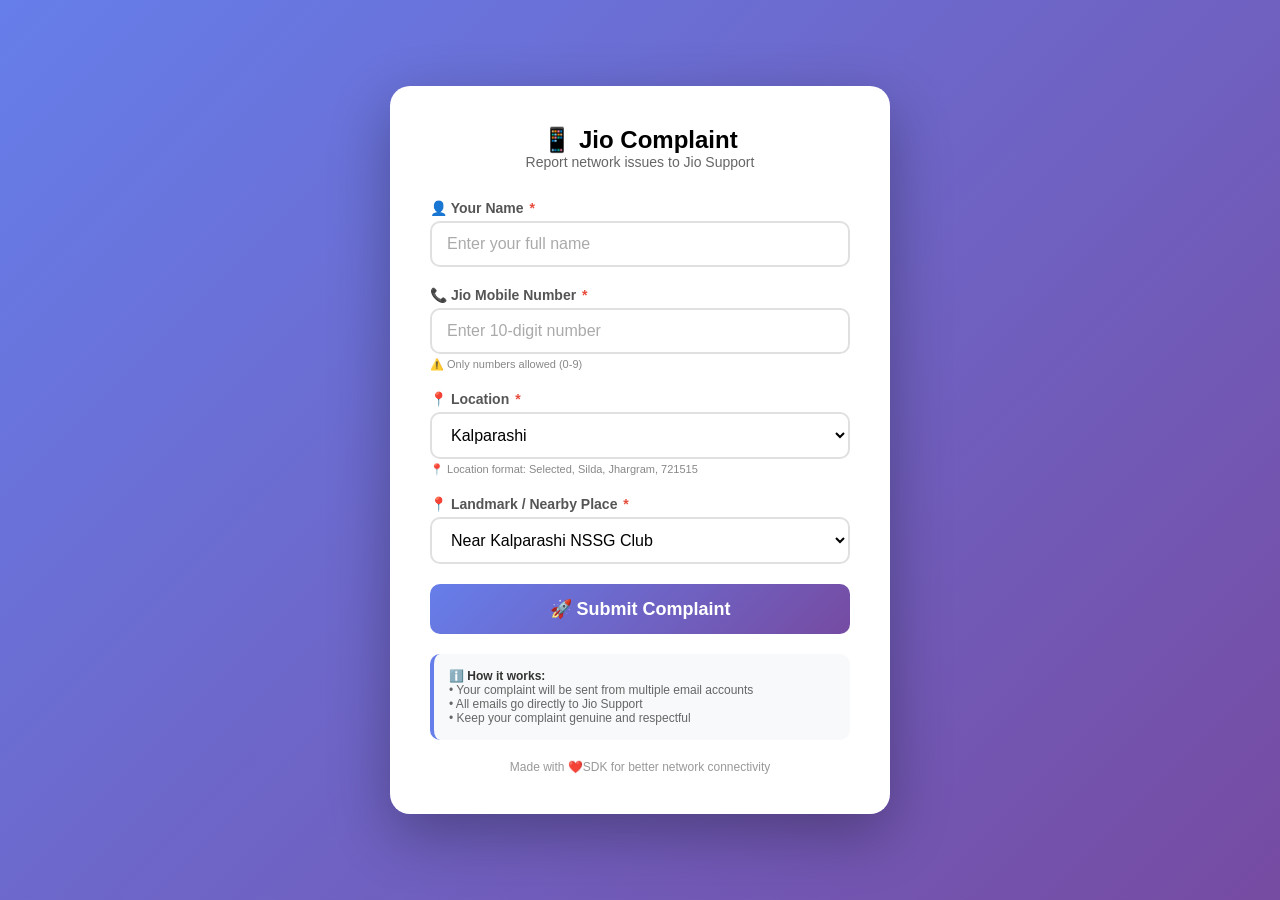
<file: index.html>
<!DOCTYPE html>
<html lang="en">
<head>
    <meta charset="UTF-8">
    <meta name="viewport" content="width=device-width, initial-scale=1.0">
    <title>Jio Network Complaint</title>
    <style>
        * {
            margin: 0;
            padding: 0;
            box-sizing: border-box;
        }

        body {
            font-family: -apple-system, BlinkMacSystemFont, 'Segoe UI', Roboto, Arial, sans-serif;
            background: linear-gradient(135deg, #667eea 0%, #764ba2 100%);
            min-height: 100vh;
            display: flex;
            justify-content: center;
            align-items: center;
            padding: 20px;
        }

        .container {
            background: white;
            border-radius: 20px;
            padding: 40px;
            max-width: 500px;
            width: 100%;
            box-shadow: 0 20px 60px rgba(0,0,0,0.3);
            animation: fadeIn 0.5s ease;
        }

        @keyframes fadeIn {
            from { opacity: 0; transform: translateY(-20px); }
            to { opacity: 1; transform: translateY(0); }
        }

        .header {
            text-align: center;
            margin-bottom: 30px;
        }

        .header h1 {
            font-size: 28px;
            color: #333;
            margin-bottom: 8px;
        }

        .header p {
            color: #666;
            font-size: 14px;
        }

        .form-group {
            margin-bottom: 20px;
        }

        .form-group label {
            display: block;
            font-weight: 600;
            color: #555;
            margin-bottom: 5px;
            font-size: 14px;
        }

        .form-group input,
        .form-group select {
            width: 100%;
            padding: 12px 15px;
            border: 2px solid #e0e0e0;
            border-radius: 10px;
            font-size: 16px;
            transition: border-color 0.3s ease;
            outline: none;
            background: white;
        }

        .form-group input:focus,
        .form-group select:focus {
            border-color: #667eea;
        }

        .form-group input::placeholder {
            color: #aaa;
        }

        .btn-submit {
            width: 100%;
            padding: 14px;
            background: linear-gradient(135deg, #667eea 0%, #764ba2 100%);
            color: white;
            border: none;
            border-radius: 10px;
            font-size: 18px;
            font-weight: 600;
            cursor: pointer;
            transition: transform 0.2s ease, box-shadow 0.2s ease;
        }

        .btn-submit:hover {
            transform: translateY(-2px);
            box-shadow: 0 10px 30px rgba(102, 126, 234, 0.4);
        }

        .btn-submit:disabled {
            opacity: 0.7;
            cursor: not-allowed;
            transform: none;
        }

        .message {
            margin-top: 20px;
            padding: 15px;
            border-radius: 10px;
            display: none;
            font-weight: 500;
            text-align: center;
        }

        .message.success {
            display: block;
            background: #d4edda;
            color: #155724;
            border: 1px solid #c3e6cb;
        }

        .message.error {
            display: block;
            background: #f8d7da;
            color: #721c24;
            border: 1px solid #f5c6cb;
        }

        .message.loading {
            display: block;
            background: #e3f2fd;
            color: #0d47a1;
            border: 1px solid #90caf9;
        }

        .info-box {
            background: #f8f9fa;
            border-radius: 10px;
            padding: 15px;
            margin-top: 20px;
            font-size: 12px;
            color: #666;
            border-left: 4px solid #667eea;
        }

        .info-box strong {
            color: #333;
        }

        .footer {
            text-align: center;
            margin-top: 20px;
            font-size: 12px;
            color: #999;
        }

        .required {
            color: #e74c3c;
            margin-left: 2px;
        }

        .note {
            font-size: 11px;
            color: #888;
            margin-top: 4px;
        }
    </style>
</head>
<body>
    <div class="container">
        <div class="header">
            <h2>📱 Jio Complaint</h2>
            <p>Report network issues to Jio Support</p>
        </div>

        <form id="complaintForm">
            <!-- Name Field -->
            <div class="form-group">
                <label for="name">👤 Your Name <span class="required">*</span></label>
                <input
                    type="text"
                    id="name"
                    placeholder="Enter your full name"
                    required
                >
            </div>

            <!-- Mobile Number Field -->
            <div class="form-group">
                <label for="mobile">📞 Jio Mobile Number <span class="required">*</span></label>
                <input
                    type="tel"
                    id="mobile"
                    placeholder="Enter 10-digit number"
                    maxlength="10"
                    required
                    pattern="[0-9]{10}"
                    inputmode="numeric"
                >
                <div class="note">⚠️ Only numbers allowed (0-9)</div>
            </div>

            <!-- Location Dropdown -->
            <div class="form-group">
                <label for="location">📍 Location <span class="required">*</span></label>
                <select id="location" required>
                    <option value="Kalparashi" selected>Kalparashi</option>
                    <option value="Samarbhola">Samarbhola</option>
                    <option value="Dakaisol">Dakaisol</option>
                    <option value="Dhuapahari">Dhuapahari</option>
                    <option value="Ledashuli">Ledashuli</option>
                </select>
                <div class="note">📍 Location format: Selected, Silda, Jhargram, 721515</div>
            </div>

            <!-- Landmark Dropdown -->
            <div class="form-group">
                <label for="landmark">📍 Landmark / Nearby Place <span class="required">*</span></label>
                <select id="landmark" required>
                    <option value="Near Kalparashi NSSG Club" selected>Near Kalparashi NSSG Club</option>
                    <option value="Dakaisol Madhyamik Sikshya Kendra">Dakaisol Madhyamik Sikshya Kendra</option>
                    <option value="Near Raj deep Saren">Near Raj deep Saren</option>
                </select>
            </div>

            <button type="submit" class="btn-submit" id="submitBtn">
                🚀 Submit Complaint
            </button>
        </form>

        <div id="message" class="message"></div>

        <div class="info-box">
            <strong>ℹ️ How it works:</strong><br>
            • Your complaint will be sent from multiple email accounts<br>
            • All emails go directly to Jio Support<br>
            • Keep your complaint genuine and respectful
        </div>

        <div class="footer">
            Made with ❤️SDK for better network connectivity
        </div>
    </div>

    <script>
        // Prevent non-numeric input in mobile field
        document.getElementById('mobile').addEventListener('input', function(e) {
            this.value = this.value.replace(/[^0-9]/g, '');
        });

        document.getElementById('complaintForm').onsubmit = async function(e) {
            e.preventDefault();

            const name = document.getElementById('name').value.trim();
            const mobile = document.getElementById('mobile').value.trim();
            const location = document.getElementById('location').value;
            const landmark = document.getElementById('landmark').value;
            const messageDiv = document.getElementById('message');
            const submitBtn = document.getElementById('submitBtn');

            // Validation
            if (!name) {
                showMessage('Please enter your name', 'error');
                return;
            }

            if (name.length < 2) {
                showMessage('Please enter a valid name (at least 2 characters)', 'error');
                return;
            }

            if (!mobile) {
                showMessage('Please enter your mobile number', 'error');
                return;
            }

            if (!/^\d{10}$/.test(mobile)) {
                showMessage('Please enter a valid 10-digit mobile number (numbers only)', 'error');
                return;
            }

            // Show loading
            showMessage('⏳ Sending your complaint...', 'loading');
            submitBtn.disabled = true;

            try {
                const response = await fetch('/send-complaint', {
                    method: 'POST',
                    headers: {
                        'Content-Type': 'application/json',
                    },
                    body: JSON.stringify({
                        name: name,
                        mobile: mobile,
                        location: location,
                        landmark: landmark
                    })
                });

                const result = await response.json();

                if (result.success) {
                    showMessage(result.message, 'success');
                    document.getElementById('complaintForm').reset();
                    // Reset dropdowns to default
                    document.getElementById('location').value = 'Kalparashi';
                    document.getElementById('landmark').value = 'Near Kalparashi NSSG Club';
                } else {
                    showMessage(result.message || 'Failed to send complaint', 'error');
                }
            } catch (error) {
                showMessage('❌ Network error. Please try again.', 'error');
            } finally {
                submitBtn.disabled = false;
            }
        };

        function showMessage(text, type) {
            const messageDiv = document.getElementById('message');
            messageDiv.textContent = text;
            messageDiv.className = 'message ' + type;
        }
    </script>
</body>
</html>
</file>
